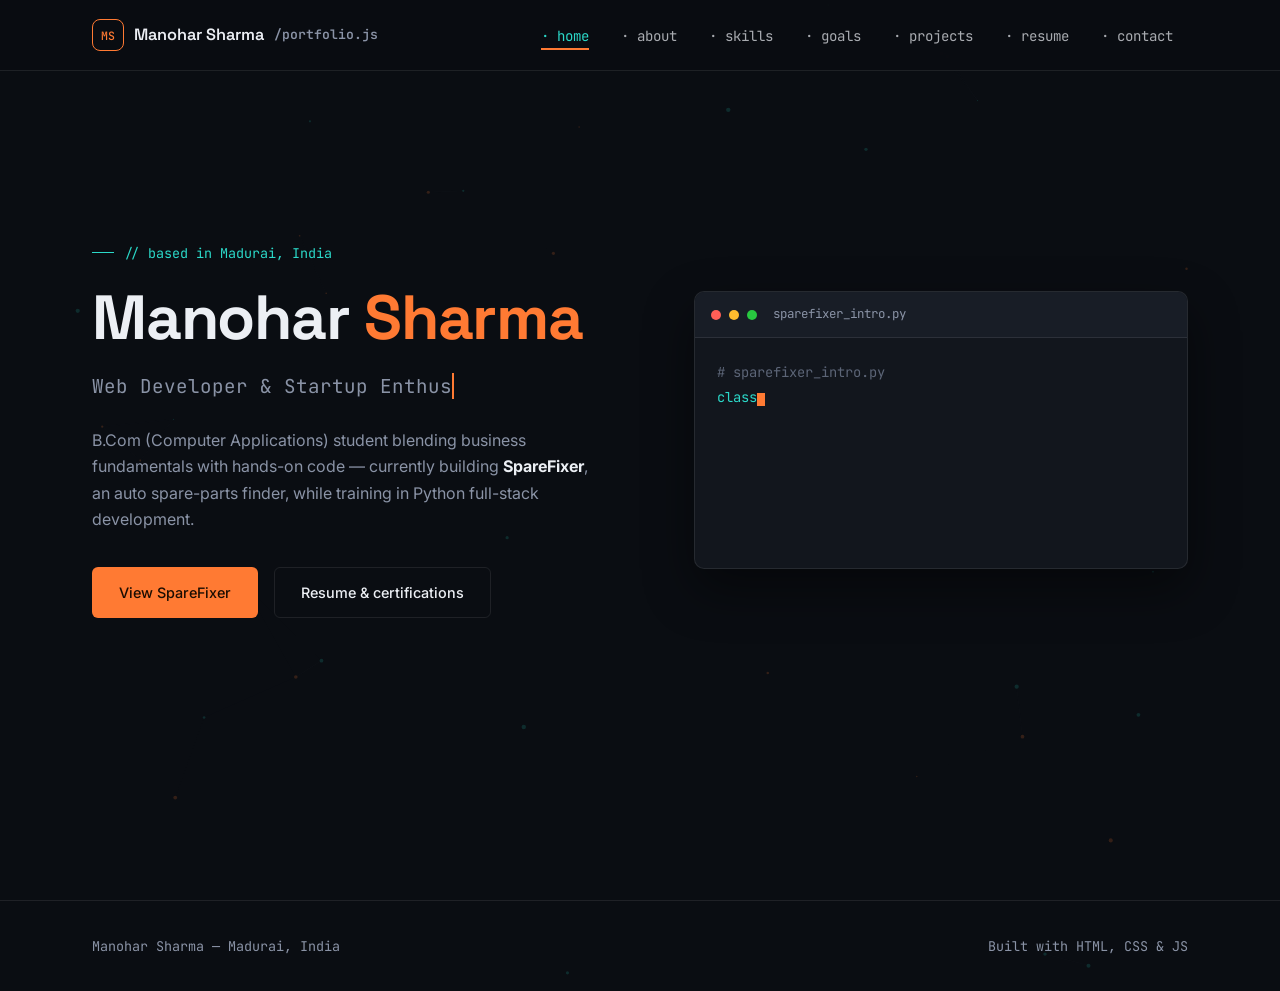
<file: index.html>
<!DOCTYPE html>
<html lang="en">
<head>
<meta charset="UTF-8">
<meta name="viewport" content="width=device-width, initial-scale=1.0">
<title>Manohar Sharma — Web Developer &amp; Startup Enthusiast</title>
<link rel="preconnect" href="https://fonts.googleapis.com">
<link href="https://fonts.googleapis.com/css2?family=Space+Grotesk:wght@400;500;600;700&family=Inter:wght@300;400;500;600&family=JetBrains+Mono:wght@400;500&display=swap" rel="stylesheet">
<link rel="stylesheet" href="style.css">
</head>
<body data-theme="dark">

<canvas id="bg-canvas"></canvas>

<header class="nav">
  <div class="nav-inner">
    <a class="brand" href="index.html" aria-label="Manohar Sharma — home">
      <span class="brand-mark">MS</span>
      Manohar Sharma <span class="brand-file">/portfolio.js</span>
    </a>
    <ul class="nav-links" id="navLinks">
      <li><a href="index.html" class="nav-link active" aria-current="page">home</a></li>
      <li><a href="about.html" class="nav-link">about</a></li>
      <li><a href="skills.html" class="nav-link">skills</a></li>
      <li><a href="goals.html" class="nav-link">goals</a></li>
      <li><a href="projects.html" class="nav-link">projects</a></li>
      <li><a href="resume.html" class="nav-link">resume</a></li>
      <li><a href="contact.html" class="nav-link">contact</a></li>
    </ul>
    <button class="nav-toggle" id="navToggle" aria-label="Toggle navigation">
      <span></span><span></span><span></span>
    </button>
  </div>
</header>

<main class="page home-page">
<section class="hero" id="home">
  <div class="wrap hero-grid">
    <div>
      <div class="hero-eyebrow">// based in Madurai, India</div>
      <h1>Manohar <span class="accent">Sharma</span></h1>
      <div class="hero-role"><span id="typedText"></span><span id="typed-cursor"></span></div>
      <p class="hero-bio">
        B.Com (Computer Applications) student blending business fundamentals with hands-on code —
        currently building <strong style="color:var(--ink)">SpareFixer</strong>, an auto spare-parts
        finder, while training in Python full-stack development.
      </p>
      <div class="hero-cta">
        <a href="projects.html" class="btn btn-primary">View SpareFixer</a>
        <a href="resume.html" class="btn btn-ghost">Resume &amp; certifications</a>
      </div>
    </div>
    <div class="terminal">
      <div class="term-bar">
        <span class="term-dot r"></span><span class="term-dot y"></span><span class="term-dot g"></span>
        <span class="term-title">sparefixer_intro.py</span>
      </div>
      <div class="term-body"><span id="term-typed"></span><span id="term-cursor"></span></div>
    </div>
  </div>
</section>
</main>

<footer>
  <div class="wrap footer-inner">
    <p>Manohar Sharma — Madurai, India</p>
    <p>Built with HTML, CSS &amp; JS</p>
  </div>
</footer>

<div id="toTop" title="Back to top">↑</div>

<script src="script.js"></script>
</body>
</html>
</file>
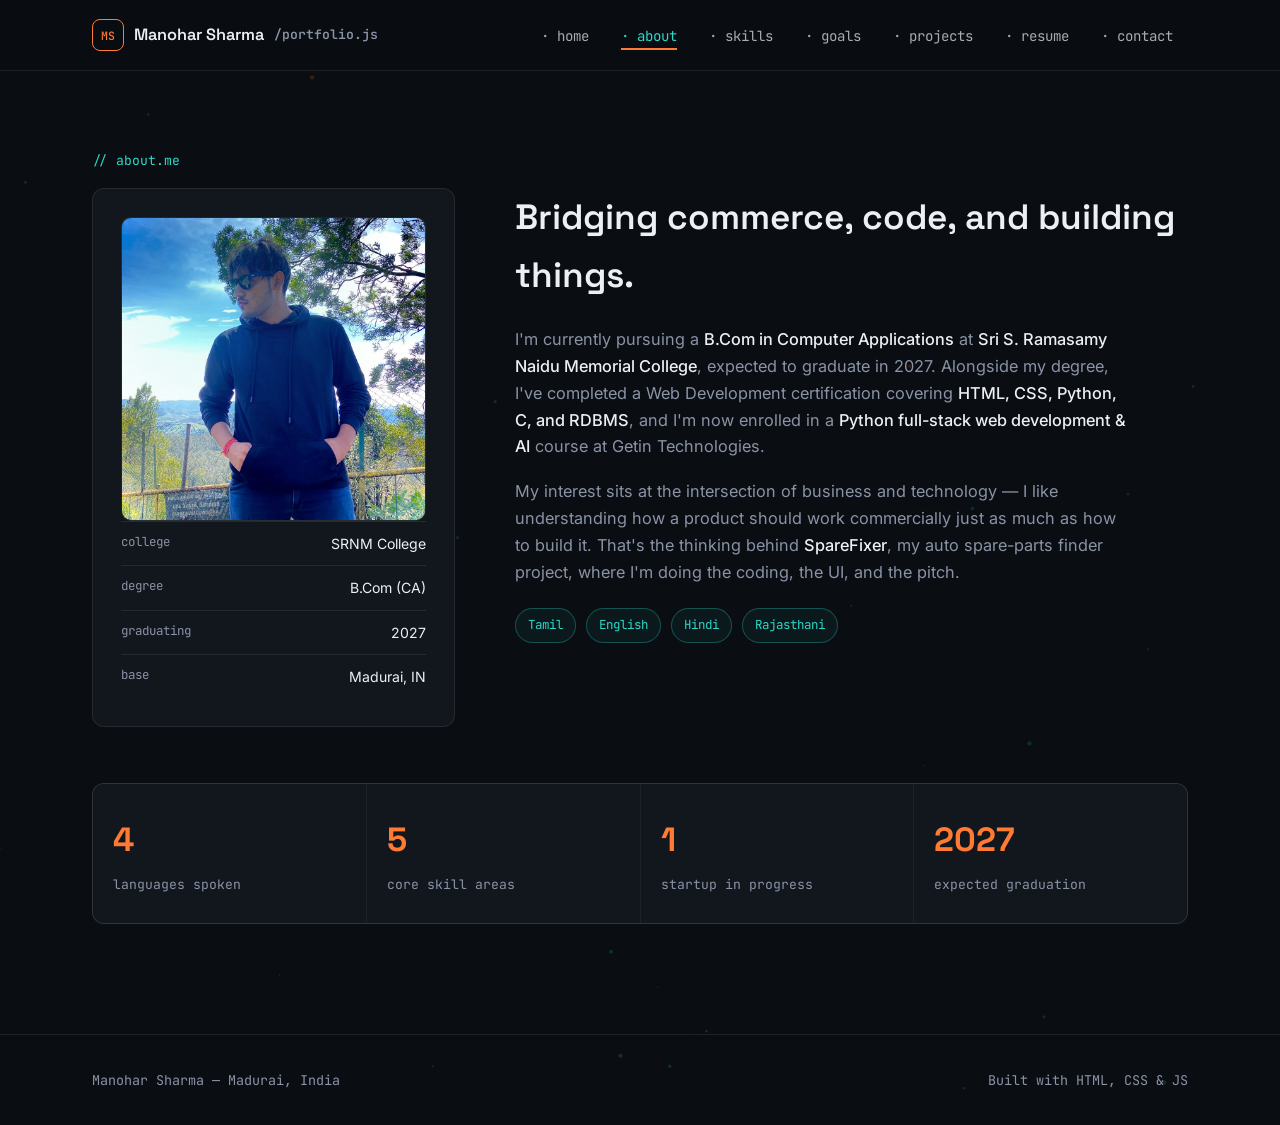
<file: about.html>
<!DOCTYPE html>
<html lang="en">
<head>
<meta charset="UTF-8">
<meta name="viewport" content="width=device-width, initial-scale=1.0">
<title>About — Manohar Sharma</title>
<link rel="preconnect" href="https://fonts.googleapis.com">
<link href="https://fonts.googleapis.com/css2?family=Space+Grotesk:wght@400;500;600;700&family=Inter:wght@300;400;500;600&family=JetBrains+Mono:wght@400;500&display=swap" rel="stylesheet">
<link rel="stylesheet" href="style.css">
</head>
<body data-theme="dark">

<canvas id="bg-canvas"></canvas>

<header class="nav">
  <div class="nav-inner">
    <a class="brand" href="index.html" aria-label="Manohar Sharma — home">
      <span class="brand-mark">MS</span>
      Manohar Sharma <span class="brand-file">/portfolio.js</span>
    </a>
    <ul class="nav-links" id="navLinks">
      <li><a href="index.html" class="nav-link">home</a></li>
      <li><a href="about.html" class="nav-link active" aria-current="page">about</a></li>
      <li><a href="skills.html" class="nav-link">skills</a></li>
      <li><a href="goals.html" class="nav-link">goals</a></li>
      <li><a href="projects.html" class="nav-link">projects</a></li>
      <li><a href="resume.html" class="nav-link">resume</a></li>
      <li><a href="contact.html" class="nav-link">contact</a></li>
    </ul>
    <button class="nav-toggle" id="navToggle" aria-label="Toggle navigation">
      <span></span><span></span><span></span>
    </button>
  </div>
</header>

<main class="page">
<section id="about">
  <div class="wrap">
    <div class="kicker">// about.me</div>
    <div class="about-grid">
      <div class="reveal">
        <div class="id-card">
          <div class="id-avatar"><img src="WhatsApp Image 2026-10-15 at 10.19.13 PM.jpeg" alt="Manohar Sharma"></div>
          <div class="id-row"><span>college</span><span>SRNM College</span></div>
          <div class="id-row"><span>degree</span><span>B.Com (CA)</span></div>
          <div class="id-row"><span>graduating</span><span>2027</span></div>
          <div class="id-row"><span>base</span><span>Madurai, IN</span></div>
        </div>
      </div>
      <div class="about-text reveal">
        <h2 style="font-size:clamp(1.6rem,2.8vw,2.2rem); margin-bottom:22px;">Bridging commerce, code, and building things.</h2>
        <p>
          I'm currently pursuing a <strong>B.Com in Computer Applications</strong> at
          <strong>Sri S. Ramasamy Naidu Memorial College</strong>, expected to graduate in 2027.
          Alongside my degree, I've completed a Web Development certification covering
          <strong>HTML, CSS, Python, C, and RDBMS</strong>, and I'm now enrolled in a
          <strong>Python full-stack web development &amp; AI</strong> course at Getin Technologies.
        </p>
        <p>
          My interest sits at the intersection of business and technology — I like understanding how
          a product should work commercially just as much as how to build it. That's the thinking behind
          <strong>SpareFixer</strong>, my auto spare-parts finder project, where I'm doing the coding,
          the UI, and the pitch.
        </p>
        <div class="chip-row">
          <span class="chip">Tamil</span>
          <span class="chip">English</span>
          <span class="chip">Hindi</span>
          <span class="chip">Rajasthani</span>
        </div>
      </div>
    </div>

    <div class="stats reveal">
      <div class="stat"><div class="num" data-target="4">0</div><div class="label">languages spoken</div></div>
      <div class="stat"><div class="num" data-target="5">0</div><div class="label">core skill areas</div></div>
      <div class="stat"><div class="num" data-target="1">0</div><div class="label">startup in progress</div></div>
      <div class="stat"><div class="num" data-target="2027">0</div><div class="label">expected graduation</div></div>
    </div>
  </div>
</section>
</main>

<footer>
  <div class="wrap footer-inner">
    <p>Manohar Sharma — Madurai, India</p>
    <p>Built with HTML, CSS &amp; JS</p>
  </div>
</footer>

<div id="toTop" title="Back to top">↑</div>

<script src="script.js"></script>
</body>
</html>
</file>
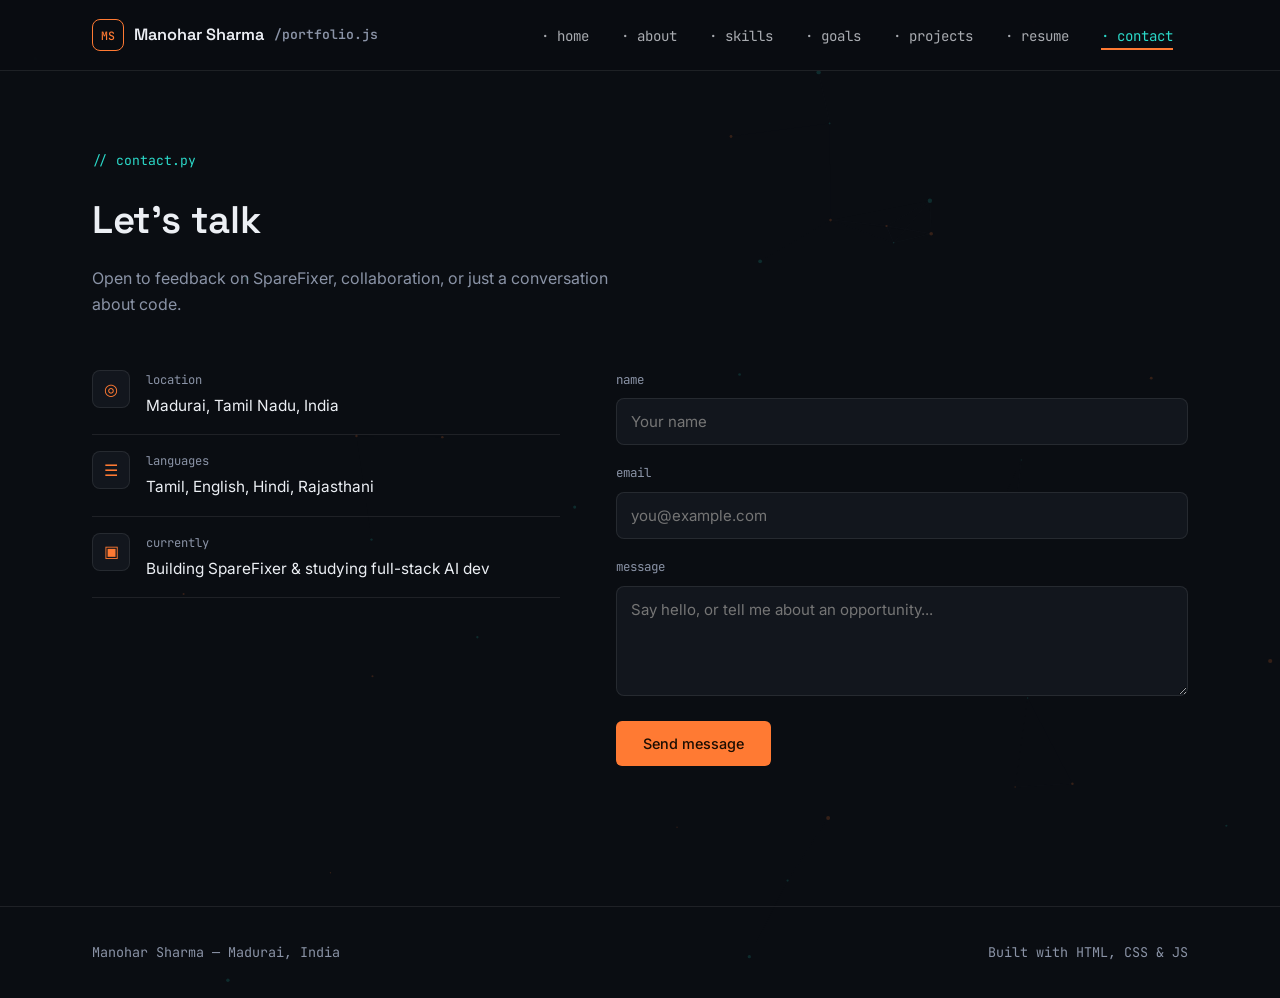
<file: contact.html>
<!DOCTYPE html>
<html lang="en">
<head>
<meta charset="UTF-8">
<meta name="viewport" content="width=device-width, initial-scale=1.0">
<title>Contact — Manohar Sharma</title>
<link rel="preconnect" href="https://fonts.googleapis.com">
<link href="https://fonts.googleapis.com/css2?family=Space+Grotesk:wght@400;500;600;700&family=Inter:wght@300;400;500;600&family=JetBrains+Mono:wght@400;500&display=swap" rel="stylesheet">
<link rel="stylesheet" href="style.css">
</head>
<body data-theme="dark">

<canvas id="bg-canvas"></canvas>

<header class="nav">
  <div class="nav-inner">
    <a class="brand" href="index.html" aria-label="Manohar Sharma — home">
      <span class="brand-mark">MS</span>
      Manohar Sharma <span class="brand-file">/portfolio.js</span>
    </a>
    <ul class="nav-links" id="navLinks">
      <li><a href="index.html" class="nav-link">home</a></li>
      <li><a href="about.html" class="nav-link">about</a></li>
      <li><a href="skills.html" class="nav-link">skills</a></li>
      <li><a href="goals.html" class="nav-link">goals</a></li>
      <li><a href="projects.html" class="nav-link">projects</a></li>
      <li><a href="resume.html" class="nav-link">resume</a></li>
      <li><a href="contact.html" class="nav-link active" aria-current="page">contact</a></li>
    </ul>
    <button class="nav-toggle" id="navToggle" aria-label="Toggle navigation">
      <span></span><span></span><span></span>
    </button>
  </div>
</header>

<main class="page">
<section id="contact">
  <div class="wrap">
    <div class="kicker">// contact.py</div>
    <div class="section-head">
      <h2>Let's talk</h2>
      <p class="lede">Open to feedback on SpareFixer, collaboration, or just a conversation about code.</p>
    </div>
    <div class="contact-grid">
      <div class="contact-info reveal">
        <div class="info-row">
          <div class="info-icon">◎</div>
          <div><div class="lbl">location</div><div class="val">Madurai, Tamil Nadu, India</div></div>
        </div>
        <div class="info-row">
          <div class="info-icon">☰</div>
          <div><div class="lbl">languages</div><div class="val">Tamil, English, Hindi, Rajasthani</div></div>
        </div>
        <div class="info-row">
          <div class="info-icon">▣</div>
          <div><div class="lbl">currently</div><div class="val">Building SpareFixer &amp; studying full-stack AI dev</div></div>
        </div>
      </div>
      <form class="reveal" id="contactForm">
        <div class="field"><label for="cname">name</label><input id="cname" type="text" required placeholder="Your name"></div>
        <div class="field"><label for="cemail">email</label><input id="cemail" type="email" required placeholder="you@example.com"></div>
        <div class="field"><label for="cmsg">message</label><textarea id="cmsg" required placeholder="Say hello, or tell me about an opportunity..."></textarea></div>
        <button type="submit" class="btn btn-primary">Send message</button>
        <div id="formMsg"></div>
      </form>
    </div>
  </div>
</section>
</main>

<footer>
  <div class="wrap footer-inner">
    <p>Manohar Sharma — Madurai, India</p>
    <p>Built with HTML, CSS &amp; JS</p>
  </div>
</footer>

<div id="toTop" title="Back to top">↑</div>

<script src="script.js"></script>
</body>
</html>
</file>
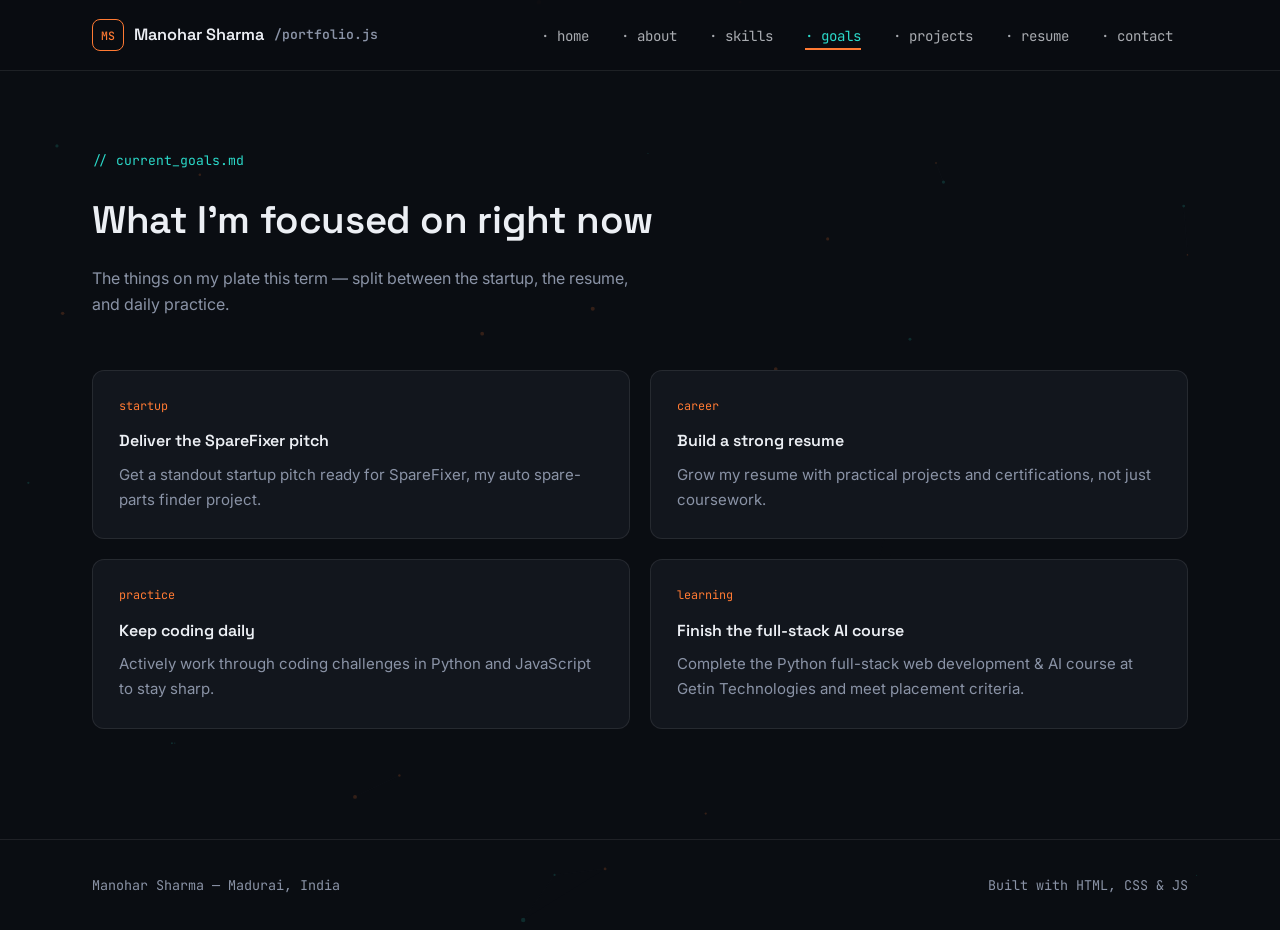
<file: goals.html>
<!DOCTYPE html>
<html lang="en">
<head>
<meta charset="UTF-8">
<meta name="viewport" content="width=device-width, initial-scale=1.0">
<title>Goals — Manohar Sharma</title>
<link rel="preconnect" href="https://fonts.googleapis.com">
<link href="https://fonts.googleapis.com/css2?family=Space+Grotesk:wght@400;500;600;700&family=Inter:wght@300;400;500;600&family=JetBrains+Mono:wght@400;500&display=swap" rel="stylesheet">
<link rel="stylesheet" href="style.css">
</head>
<body data-theme="dark">

<canvas id="bg-canvas"></canvas>

<header class="nav">
  <div class="nav-inner">
    <a class="brand" href="index.html" aria-label="Manohar Sharma — home">
      <span class="brand-mark">MS</span>
      Manohar Sharma <span class="brand-file">/portfolio.js</span>
    </a>
    <ul class="nav-links" id="navLinks">
      <li><a href="index.html" class="nav-link">home</a></li>
      <li><a href="about.html" class="nav-link">about</a></li>
      <li><a href="skills.html" class="nav-link">skills</a></li>
      <li><a href="goals.html" class="nav-link active" aria-current="page">goals</a></li>
      <li><a href="projects.html" class="nav-link">projects</a></li>
      <li><a href="resume.html" class="nav-link">resume</a></li>
      <li><a href="contact.html" class="nav-link">contact</a></li>
    </ul>
    <button class="nav-toggle" id="navToggle" aria-label="Toggle navigation">
      <span></span><span></span><span></span>
    </button>
  </div>
</header>

<main class="page">
<section id="goals">
  <div class="wrap">
    <div class="kicker">// current_goals.md</div>
    <div class="section-head">
      <h2>What I'm focused on right now</h2>
      <p class="lede">The things on my plate this term — split between the startup, the resume, and daily practice.</p>
    </div>
    <div class="goal-grid">
      <div class="goal-card reveal">
        <span class="goal-tag">startup</span>
        <h4>Deliver the SpareFixer pitch</h4>
        <p>Get a standout startup pitch ready for SpareFixer, my auto spare-parts finder project.</p>
      </div>
      <div class="goal-card reveal">
        <span class="goal-tag">career</span>
        <h4>Build a strong resume</h4>
        <p>Grow my resume with practical projects and certifications, not just coursework.</p>
      </div>
      <div class="goal-card reveal">
        <span class="goal-tag">practice</span>
        <h4>Keep coding daily</h4>
        <p>Actively work through coding challenges in Python and JavaScript to stay sharp.</p>
      </div>
      <div class="goal-card reveal">
        <span class="goal-tag">learning</span>
        <h4>Finish the full-stack AI course</h4>
        <p>Complete the Python full-stack web development &amp; AI course at Getin Technologies and meet placement criteria.</p>
      </div>
    </div>
  </div>
</section>
</main>

<footer>
  <div class="wrap footer-inner">
    <p>Manohar Sharma — Madurai, India</p>
    <p>Built with HTML, CSS &amp; JS</p>
  </div>
</footer>

<div id="toTop" title="Back to top">↑</div>

<script src="script.js"></script>
</body>
</html>
</file>
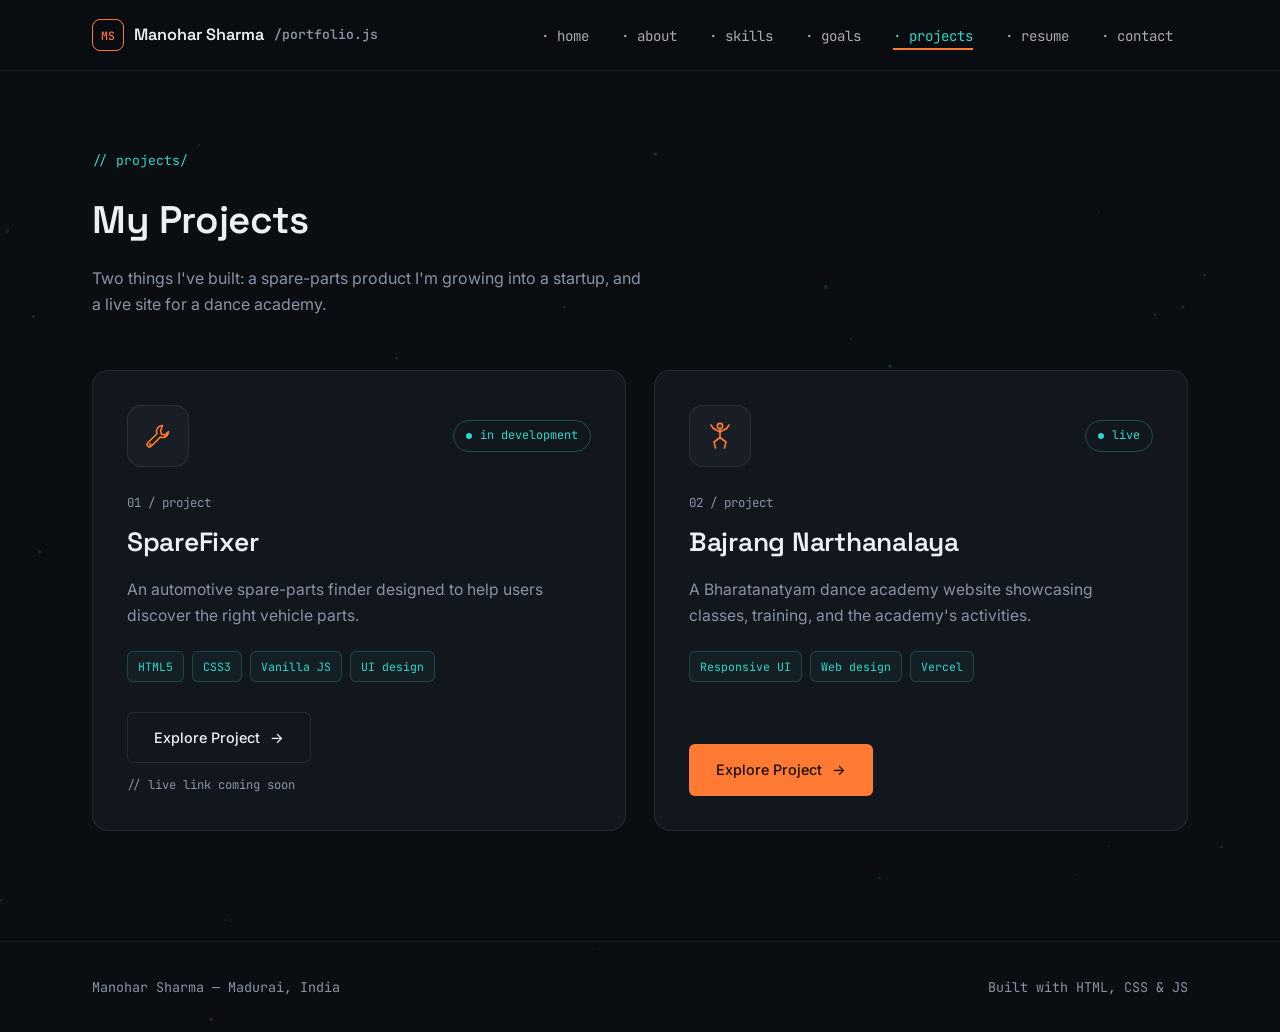
<file: projects.html>
<!DOCTYPE html>
<html lang="en">
<head>
<meta charset="UTF-8">
<meta name="viewport" content="width=device-width, initial-scale=1.0">
<title>Projects — Manohar Sharma</title>
<link rel="preconnect" href="https://fonts.googleapis.com">
<link href="https://fonts.googleapis.com/css2?family=Space+Grotesk:wght@400;500;600;700&family=Inter:wght@300;400;500;600&family=JetBrains+Mono:wght@400;500&display=swap" rel="stylesheet">
<link rel="stylesheet" href="style.css">
</head>
<body data-theme="dark">

<canvas id="bg-canvas"></canvas>

<header class="nav">
  <div class="nav-inner">
    <a class="brand" href="index.html" aria-label="Manohar Sharma — home">
      <span class="brand-mark">MS</span>
      Manohar Sharma <span class="brand-file">/portfolio.js</span>
    </a>
    <ul class="nav-links" id="navLinks">
      <li><a href="index.html" class="nav-link">home</a></li>
      <li><a href="about.html" class="nav-link">about</a></li>
      <li><a href="skills.html" class="nav-link">skills</a></li>
      <li><a href="goals.html" class="nav-link">goals</a></li>
      <li><a href="projects.html" class="nav-link active" aria-current="page">projects</a></li>
      <li><a href="resume.html" class="nav-link">resume</a></li>
      <li><a href="contact.html" class="nav-link">contact</a></li>
    </ul>
    <button class="nav-toggle" id="navToggle" aria-label="Toggle navigation">
      <span></span><span></span><span></span>
    </button>
  </div>
</header>

<main class="page">
<section id="projects" aria-labelledby="projects-title">
  <div class="wrap">
    <div class="kicker">// projects/</div>
    <div class="section-head">
      <h2 id="projects-title">My Projects</h2>
      <p class="lede">Two things I've built: a spare-parts product I'm growing into a startup, and a live site for a dance academy.</p>
    </div>

    <div class="project-grid">

      <!-- Project 1: SpareFixer
           To publish the link, set PROJECT_LINKS.sparefixer in the script at the bottom of the page. -->
      <article class="project-card reveal" style="--d:0s">
        <div class="project-top">
          <span class="project-icon" aria-hidden="true">
            <svg viewBox="0 0 32 32"><path d="M20.5 5.5a6 6 0 0 0-5.6 8.2L5.8 22.8a2.4 2.4 0 0 0 3.4 3.4l9.1-9.1a6 6 0 0 0 8.2-5.6l-3.6 3.6-3.4-.9-.9-3.4z"/><circle cx="8.2" cy="24.6" r="0.6"/></svg>
          </span>
          <span class="project-status">in development</span>
        </div>
        <span class="project-index">01 / project</span>
        <h3>SpareFixer</h3>
        <p class="project-desc">An automotive spare-parts finder designed to help users discover the right vehicle parts.</p>
        <div class="tag-row">
          <span class="tag">HTML5</span>
          <span class="tag">CSS3</span>
          <span class="tag">Vanilla JS</span>
          <span class="tag">UI design</span>
        </div>
        <div class="project-footer">
          <a class="btn btn-primary project-btn" id="sparefixerLink" href="projects.html" data-project="sparefixer" aria-label="Explore SpareFixer project">
            Explore Project <span class="arrow" aria-hidden="true">→</span>
          </a>
          <span class="project-note" id="sparefixerNote">// live link coming soon</span>
        </div>
      </article>

      <!-- Project 2: Bajrang Narthanalaya -->
      <article class="project-card reveal" style="--d:0.12s">
        <div class="project-top">
          <span class="project-icon" aria-hidden="true">
            <svg viewBox="0 0 32 32"><circle cx="16" cy="6" r="2.6"/><path d="M16 9.5v8"/><path d="M16 12l-6.5-3.5M16 12l6.5-3.5"/><path d="M9.5 8.5L7 5M22.5 8.5L25 5"/><path d="M16 17.5l-6 4.5 1.5 6M16 17.5l6 4.5-1.5 6"/></svg>
          </span>
          <span class="project-status">live</span>
        </div>
        <span class="project-index">02 / project</span>
        <h3>Bajrang Narthanalaya</h3>
        <p class="project-desc">A Bharatanatyam dance academy website showcasing classes, training, and the academy's activities.</p>
        <div class="tag-row">
          <span class="tag">Responsive UI</span>
          <span class="tag">Web design</span>
          <span class="tag">Vercel</span>
        </div>
        <div class="project-footer">
          <a class="btn btn-primary project-btn" href="https://bajarang-barathanatiyam.vercel.app/" target="_blank" rel="noopener noreferrer" aria-label="Explore Bajrang Narthanalaya project (opens in a new tab)">
            Explore Project <span class="arrow" aria-hidden="true">→</span>
          </a>
        </div>
      </article>

    </div>
  </div>
</section>
</main>

<footer>
  <div class="wrap footer-inner">
    <p>Manohar Sharma — Madurai, India</p>
    <p>Built with HTML, CSS &amp; JS</p>
  </div>
</footer>

<div id="toTop" title="Back to top">↑</div>

<script src="script.js"></script>
</body>
</html>
</file>
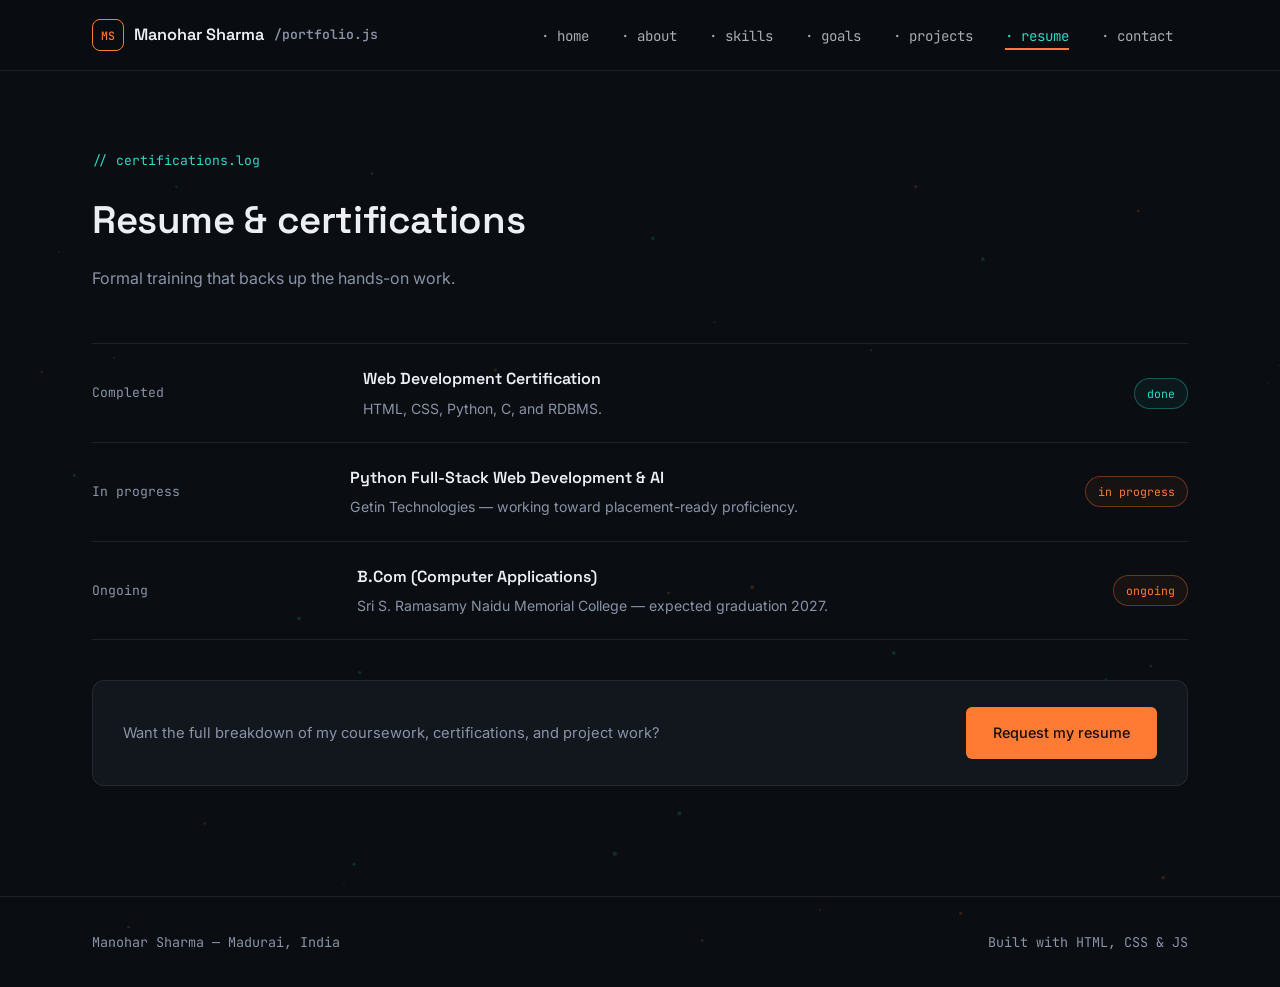
<file: resume.html>
<!DOCTYPE html>
<html lang="en">
<head>
<meta charset="UTF-8">
<meta name="viewport" content="width=device-width, initial-scale=1.0">
<title>Resume &amp; Certifications — Manohar Sharma</title>
<link rel="preconnect" href="https://fonts.googleapis.com">
<link href="https://fonts.googleapis.com/css2?family=Space+Grotesk:wght@400;500;600;700&family=Inter:wght@300;400;500;600&family=JetBrains+Mono:wght@400;500&display=swap" rel="stylesheet">
<link rel="stylesheet" href="style.css">
</head>
<body data-theme="dark">

<canvas id="bg-canvas"></canvas>

<header class="nav">
  <div class="nav-inner">
    <a class="brand" href="index.html" aria-label="Manohar Sharma — home">
      <span class="brand-mark">MS</span>
      Manohar Sharma <span class="brand-file">/portfolio.js</span>
    </a>
    <ul class="nav-links" id="navLinks">
      <li><a href="index.html" class="nav-link">home</a></li>
      <li><a href="about.html" class="nav-link">about</a></li>
      <li><a href="skills.html" class="nav-link">skills</a></li>
      <li><a href="goals.html" class="nav-link">goals</a></li>
      <li><a href="projects.html" class="nav-link">projects</a></li>
      <li><a href="resume.html" class="nav-link active" aria-current="page">resume</a></li>
      <li><a href="contact.html" class="nav-link">contact</a></li>
    </ul>
    <button class="nav-toggle" id="navToggle" aria-label="Toggle navigation">
      <span></span><span></span><span></span>
    </button>
  </div>
</header>

<main class="page">
<section id="resume">
  <div class="wrap">
    <div class="kicker">// certifications.log</div>
    <div class="section-head">
      <h2>Resume &amp; certifications</h2>
      <p class="lede">Formal training that backs up the hands-on work.</p>
    </div>

    <div class="cert-list reveal">
      <div class="cert-row">
        <span class="cert-date">Completed</span>
        <div>
          <h4>Web Development Certification</h4>
          <p>HTML, CSS, Python, C, and RDBMS.</p>
        </div>
        <span class="cert-badge done">done</span>
      </div>
      <div class="cert-row">
        <span class="cert-date">In progress</span>
        <div>
          <h4>Python Full-Stack Web Development &amp; AI</h4>
          <p>Getin Technologies — working toward placement-ready proficiency.</p>
        </div>
        <span class="cert-badge progress">in progress</span>
      </div>
      <div class="cert-row">
        <span class="cert-date">Ongoing</span>
        <div>
          <h4>B.Com (Computer Applications)</h4>
          <p>Sri S. Ramasamy Naidu Memorial College — expected graduation 2027.</p>
        </div>
        <span class="cert-badge progress">ongoing</span>
      </div>
    </div>

    <div class="resume-cta reveal">
      <p>Want the full breakdown of my coursework, certifications, and project work?</p>
      <a href="Manohar_B_Resume.pdf" class="btn btn-primary">Request my resume</a>
    </div>
  </div>
</section>
</main>

<footer>
  <div class="wrap footer-inner">
    <p>Manohar Sharma — Madurai, India</p>
    <p>Built with HTML, CSS &amp; JS</p>
  </div>
</footer>

<div id="toTop" title="Back to top">↑</div>

<script src="script.js"></script>
</body>
</html>
</file>
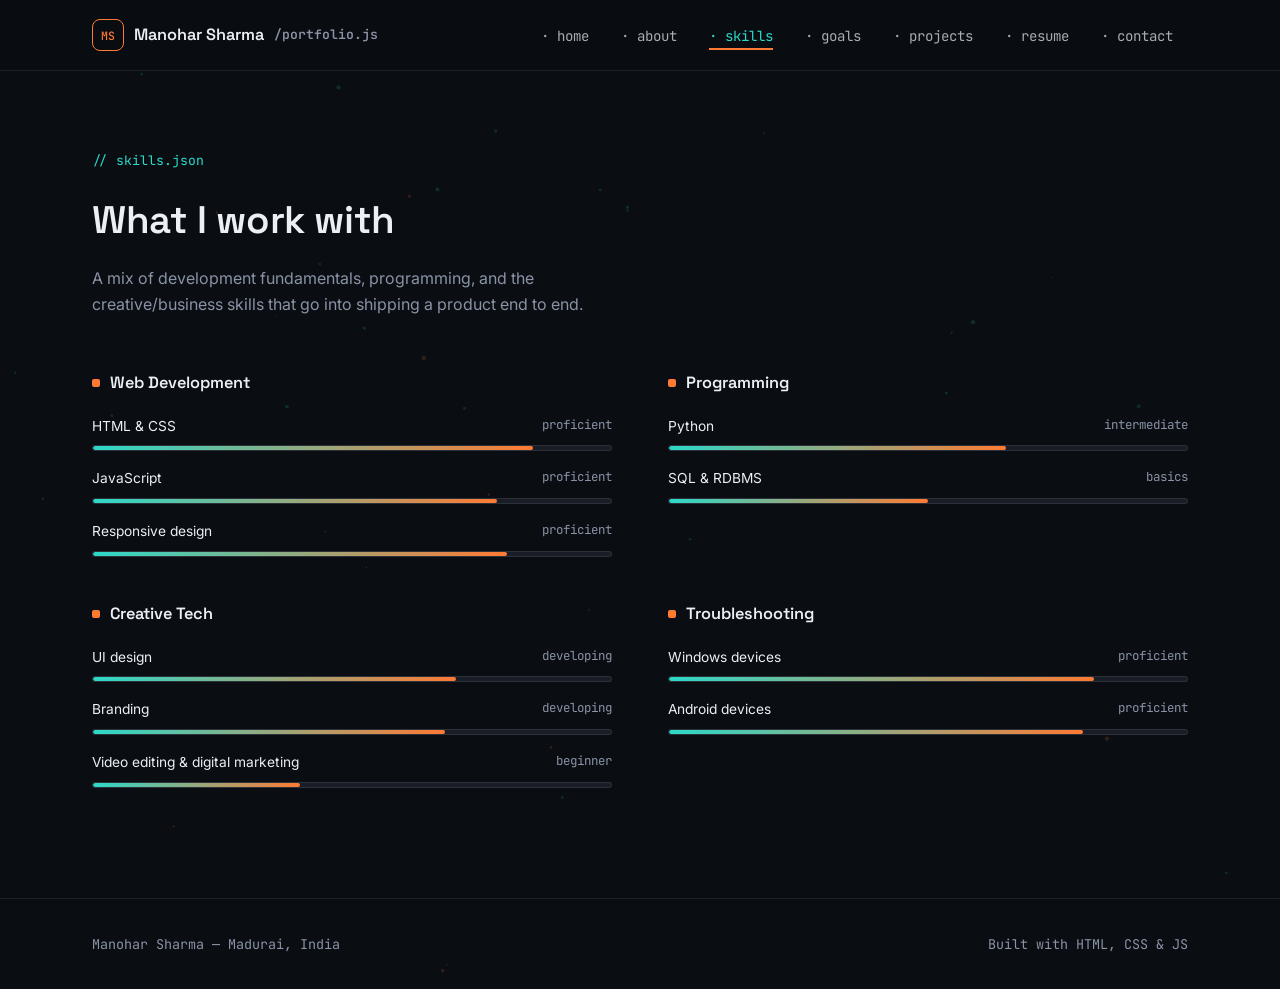
<file: skills.html>
<!DOCTYPE html>
<html lang="en">
<head>
<meta charset="UTF-8">
<meta name="viewport" content="width=device-width, initial-scale=1.0">
<title>Skills — Manohar Sharma</title>
<link rel="preconnect" href="https://fonts.googleapis.com">
<link href="https://fonts.googleapis.com/css2?family=Space+Grotesk:wght@400;500;600;700&family=Inter:wght@300;400;500;600&family=JetBrains+Mono:wght@400;500&display=swap" rel="stylesheet">
<link rel="stylesheet" href="style.css">
</head>
<body data-theme="dark">

<canvas id="bg-canvas"></canvas>

<header class="nav">
  <div class="nav-inner">
    <a class="brand" href="index.html" aria-label="Manohar Sharma — home">
      <span class="brand-mark">MS</span>
      Manohar Sharma <span class="brand-file">/portfolio.js</span>
    </a>
    <ul class="nav-links" id="navLinks">
      <li><a href="index.html" class="nav-link">home</a></li>
      <li><a href="about.html" class="nav-link">about</a></li>
      <li><a href="skills.html" class="nav-link active" aria-current="page">skills</a></li>
      <li><a href="goals.html" class="nav-link">goals</a></li>
      <li><a href="projects.html" class="nav-link">projects</a></li>
      <li><a href="resume.html" class="nav-link">resume</a></li>
      <li><a href="contact.html" class="nav-link">contact</a></li>
    </ul>
    <button class="nav-toggle" id="navToggle" aria-label="Toggle navigation">
      <span></span><span></span><span></span>
    </button>
  </div>
</header>

<main class="page">
<section id="skills">
  <div class="wrap">
    <div class="kicker">// skills.json</div>
    <div class="section-head">
      <h2>What I work with</h2>
      <p class="lede">A mix of development fundamentals, programming, and the creative/business skills that go into shipping a product end to end.</p>
    </div>

    <div class="skill-grid">
      <div class="skill-cat reveal">
        <h4>Web Development</h4>
        <div class="skill-item">
          <div class="skill-top"><span>HTML &amp; CSS</span><span>proficient</span></div>
          <div class="bar"><div class="bar-fill" data-value="85"></div></div>
        </div>
        <div class="skill-item">
          <div class="skill-top"><span>JavaScript</span><span>proficient</span></div>
          <div class="bar"><div class="bar-fill" data-value="78"></div></div>
        </div>
        <div class="skill-item">
          <div class="skill-top"><span>Responsive design</span><span>proficient</span></div>
          <div class="bar"><div class="bar-fill" data-value="80"></div></div>
        </div>
      </div>

      <div class="skill-cat reveal">
        <h4>Programming</h4>
        <div class="skill-item">
          <div class="skill-top"><span>Python</span><span>intermediate</span></div>
          <div class="bar"><div class="bar-fill" data-value="65"></div></div>
        </div>
        <div class="skill-item">
          <div class="skill-top"><span>SQL &amp; RDBMS</span><span>basics</span></div>
          <div class="bar"><div class="bar-fill" data-value="50"></div></div>
        </div>
      </div>

      <div class="skill-cat reveal">
        <h4>Creative Tech</h4>
        <div class="skill-item">
          <div class="skill-top"><span>UI design</span><span>developing</span></div>
          <div class="bar"><div class="bar-fill" data-value="70"></div></div>
        </div>
        <div class="skill-item">
          <div class="skill-top"><span>Branding</span><span>developing</span></div>
          <div class="bar"><div class="bar-fill" data-value="68"></div></div>
        </div>
        <div class="skill-item">
          <div class="skill-top"><span>Video editing &amp; digital marketing</span><span>beginner</span></div>
          <div class="bar"><div class="bar-fill" data-value="40"></div></div>
        </div>
      </div>

      <div class="skill-cat reveal">
        <h4>Troubleshooting</h4>
        <div class="skill-item">
          <div class="skill-top"><span>Windows devices</span><span>proficient</span></div>
          <div class="bar"><div class="bar-fill" data-value="82"></div></div>
        </div>
        <div class="skill-item">
          <div class="skill-top"><span>Android devices</span><span>proficient</span></div>
          <div class="bar"><div class="bar-fill" data-value="80"></div></div>
        </div>
      </div>
    </div>
  </div>
</section>
</main>

<footer>
  <div class="wrap footer-inner">
    <p>Manohar Sharma — Madurai, India</p>
    <p>Built with HTML, CSS &amp; JS</p>
  </div>
</footer>

<div id="toTop" title="Back to top">↑</div>

<script src="script.js"></script>
</body>
</html>
</file>
<file: style.css>
/* ============================================================
   TOKENS
============================================================ */
:root{
  --void:#0A0D12;
  --panel:#12161D;
  --panel-2:#181D26;
  --amber:#FF7A33;
  --amber-soft:#FFB088;
  --cyan:#2BD9C9;
  --ink:#ECEFF4;
  --mute:#8A93A6;
  --line: rgba(236,239,244,0.09);
  --shadow: 0 20px 50px rgba(0,0,0,0.45);
  --font-display:'Space Grotesk', sans-serif;
  --font-body:'Inter', sans-serif;
  --font-mono:'JetBrains Mono', monospace;
  --transition: 0.4s cubic-bezier(.4,0,.2,1);
}
*{box-sizing:border-box;}
html{scroll-behavior:smooth;}
body{
  margin:0;
  background:var(--void);
  color:var(--ink);
  font-family:var(--font-body);
  font-weight:400;
  line-height:1.65;
  overflow-x:hidden;
}
h1,h2,h3,h4{font-family:var(--font-display); margin:0; color:var(--ink); font-weight:600;}
p{margin:0;}
a{color:inherit; text-decoration:none;}
img{max-width:100%; display:block;}
.wrap{max-width:1160px; margin:0 auto; padding:0 32px;}
@media(max-width:640px){.wrap{padding:0 20px;}}
::selection{background:var(--amber); color:var(--void);}

@media (prefers-reduced-motion: reduce){
  *{animation-duration:0.001ms !important; animation-iteration-count:1 !important; transition-duration:0.001ms !important; scroll-behavior:auto !important;}
}

a:focus-visible, button:focus-visible, input:focus-visible, textarea:focus-visible{
  outline:2px solid var(--cyan); outline-offset:3px;
}

/* ============================================================
   CODE-COMMENT KICKER (grounded in the subject: a real code comment)
============================================================ */
.kicker{
  font-family:var(--font-mono);
  font-size:0.82rem;
  color:var(--cyan);
  display:flex; align-items:center; gap:8px;
  margin-bottom:16px;
}
.section-head{max-width:620px; margin-bottom:52px;}
.section-head h2{font-size:clamp(1.7rem,3vw,2.4rem); letter-spacing:-0.01em;}
.section-head .lede{margin-top:14px; color:var(--mute); font-size:1rem; max-width:56ch;}

section{position:relative; padding:110px 0;}
@media(max-width:768px){section{padding:74px 0;}}

/* ============================================================
   CIRCUIT BACKDROP CANVAS
============================================================ */
#bg-canvas{position:fixed; inset:0; z-index:0; pointer-events:none; opacity:0.5;}

/* ============================================================
   NAV — styled like editor tabs
============================================================ */
header.nav{
  position:fixed; top:0; left:0; right:0; z-index:100;
  background:rgba(10,13,18,0.82);
  backdrop-filter:blur(14px);
  border-bottom:1px solid var(--line);
}
.nav-inner{
  max-width:1160px; margin:0 auto; padding:0 32px;
  height:70px; display:flex; align-items:center; justify-content:space-between;
}
.brand{font-family:var(--font-display); font-weight:600; font-size:1.02rem; display:flex; align-items:center; gap:10px;}
.brand-mark{
  width:32px; height:32px; border-radius:8px;
  border:1.5px solid var(--amber);
  display:flex; align-items:center; justify-content:center;
  font-family:var(--font-mono); font-size:0.72rem; font-weight:500; color:var(--amber);
}
.brand-file{color:var(--mute); font-family:var(--font-mono); font-size:0.82rem;}
.nav-links{display:flex; gap:2px; list-style:none; margin:0; padding:0;}
.nav-links a{
  position:relative; padding:9px 15px; font-size:0.88rem; color:var(--ink);
  opacity:0.7; font-family:var(--font-mono);
  transition:opacity 0.25s ease;
}
.nav-links a::before{content:'· ';}
.nav-links a::after{
  content:''; position:absolute; left:15px; right:15px; bottom:4px; height:1.5px;
  background:var(--amber); transform:scaleX(0); transform-origin:left;
  transition:transform 0.3s cubic-bezier(.4,0,.2,1);
}
.nav-links a:hover{opacity:1;}
.nav-links a:hover::after, .nav-links a.active::after{transform:scaleX(1);}
.nav-links a.active{opacity:1; color:var(--cyan);}
.nav-toggle{display:none; flex-direction:column; gap:5px; cursor:pointer; background:none; border:none; padding:6px;}
.nav-toggle span{width:22px; height:2px; background:var(--ink);}
@media(max-width:860px){
  .nav-links{
    position:fixed; top:70px; left:0; right:0;
    flex-direction:column; background:rgba(10,13,18,0.96); backdrop-filter:blur(14px);
    border-bottom:1px solid var(--line);
    max-height:0; overflow:hidden; transition:max-height 0.35s ease;
  }
  .nav-links.open{max-height:400px;}
  .nav-links a{padding:15px 32px; width:100%;}
  .nav-toggle{display:flex;}
}

/* ============================================================
   HERO
============================================================ */
.hero{min-height:100vh; display:flex; align-items:center; padding-top:70px; position:relative;}
.hero-grid{display:grid; grid-template-columns:1.05fr 0.95fr; gap:56px; align-items:center; width:100%;}
@media(max-width:940px){.hero-grid{grid-template-columns:1fr;}}

.hero-eyebrow{
  font-family:var(--font-mono); font-size:0.84rem; color:var(--cyan);
  display:flex; align-items:center; gap:10px; margin-bottom:20px;
  opacity:0; animation:heroFade 0.7s ease forwards 0.1s;
}
.hero-eyebrow::before{content:''; width:22px; height:1px; background:var(--cyan);}

.hero h1{
  font-size:clamp(2.3rem,5vw,3.9rem); font-weight:700; line-height:1.08; letter-spacing:-0.02em;
  opacity:0; animation:heroFade 0.7s ease forwards 0.25s;
}
.hero h1 .accent{color:var(--amber);}

.hero-role{
  margin-top:20px; font-family:var(--font-mono); font-weight:400;
  font-size:clamp(1rem,1.6vw,1.2rem); color:var(--mute); min-height:1.6em;
  opacity:0; animation:heroFade 0.7s ease forwards 0.4s;
}
#typed-cursor{border-right:2px solid var(--amber); animation:blink 0.85s step-end infinite;}
@keyframes blink{50%{border-color:transparent;}}

.hero-bio{
  margin-top:24px; max-width:50ch; color:var(--mute); font-size:1rem;
  opacity:0; animation:heroFade 0.7s ease forwards 0.55s;
}

.hero-cta{margin-top:34px; display:flex; gap:16px; flex-wrap:wrap; opacity:0; animation:heroFade 0.7s ease forwards 0.7s;}
.btn{
  font-family:var(--font-body); font-size:0.9rem; font-weight:500;
  padding:13px 26px; border-radius:6px; cursor:pointer; border:1px solid transparent;
  transition:transform 0.3s cubic-bezier(.4,0,.2,1), box-shadow 0.3s ease, background 0.3s ease, border-color 0.3s ease;
  display:inline-block;
}
.btn-primary{background:var(--amber); color:#1B0D02;}
.btn-primary:hover{transform:translateY(-2px); box-shadow:0 14px 30px rgba(255,122,51,0.28);}
.btn-ghost{border-color:var(--line); color:var(--ink);}
.btn-ghost:hover{border-color:var(--cyan); color:var(--cyan); transform:translateY(-2px);}

@keyframes heroFade{from{opacity:0; transform:translateY(14px);} to{opacity:1; transform:translateY(0);}}

/* Terminal window */
.terminal{
  background:var(--panel); border:1px solid var(--line); border-radius:10px;
  box-shadow:var(--shadow); overflow:hidden;
  opacity:0; animation:heroFade 0.8s ease forwards 0.4s;
}
.term-bar{
  display:flex; align-items:center; gap:8px; padding:12px 16px;
  background:var(--panel-2); border-bottom:1px solid var(--line);
}
.term-dot{width:10px; height:10px; border-radius:50%;}
.term-dot.r{background:#FF5F57;} .term-dot.y{background:#FEBC2E;} .term-dot.g{background:#28C840;}
.term-title{margin-left:8px; font-family:var(--font-mono); font-size:0.78rem; color:var(--mute);}
.term-body{padding:22px 22px 26px; font-family:var(--font-mono); font-size:0.86rem; line-height:1.85; min-height:230px;}
.term-line{color:var(--mute);}
.term-kw{color:var(--cyan);} .term-str{color:var(--amber-soft);} .term-fn{color:#B79CFF;} .term-cm{color:#5C6577;}
#term-typed{white-space:pre-wrap; color:var(--ink);}
#term-cursor{display:inline-block; width:8px; height:1em; background:var(--amber); vertical-align:text-bottom; animation:blink 0.85s step-end infinite;}

/* ============================================================
   SCROLL REVEAL
============================================================ */
.reveal{opacity:0; transform:translateY(24px); transition:opacity 0.7s cubic-bezier(.4,0,.2,1), transform 0.7s cubic-bezier(.4,0,.2,1);}
.reveal.in{opacity:1; transform:translateY(0);}

/* ============================================================
   ABOUT
============================================================ */
.about-grid{display:grid; grid-template-columns:0.7fr 1.3fr; gap:60px; align-items:start;}
@media(max-width:860px){.about-grid{grid-template-columns:1fr; gap:36px;}}
.id-card{
  background:var(--panel); border:1px solid var(--line); border-radius:12px; padding:28px;
}
.id-avatar{
  width:100%; aspect-ratio:1; border-radius:10px;
  background:linear-gradient(155deg, var(--panel-2), var(--void));
  border:1px solid var(--line);
  display:flex; align-items:center; justify-content:center;
  font-family:var(--font-display); font-size:2.6rem; font-weight:700; color:var(--amber);
  position:relative; overflow:hidden;
}
.id-avatar::after{
  content:''; position:absolute; inset:0;
  background: radial-gradient(circle at 30% 20%, rgba(43,217,201,0.18), transparent 60%);
}
.id-row{display:flex; justify-content:space-between; padding:10px 0; border-top:1px solid var(--line); font-size:0.88rem;}
.id-row span:first-child{color:var(--mute); font-family:var(--font-mono); font-size:0.78rem;}
.about-text p{color:var(--mute); font-size:1.02rem; margin-bottom:18px; max-width:62ch;}
.about-text strong{color:var(--ink); font-weight:500;}
.chip-row{display:flex; flex-wrap:wrap; gap:10px; margin-top:22px;}
.chip{
  font-family:var(--font-mono); font-size:0.78rem; color:var(--cyan);
  border:1px solid rgba(43,217,201,0.3); padding:6px 12px; border-radius:20px;
  background:rgba(43,217,201,0.06);
}

/* ============================================================
   STATS STRIP
============================================================ */
.stats{
  display:grid; grid-template-columns:repeat(4,1fr); gap:1px;
  background:var(--line); border:1px solid var(--line); border-radius:12px; overflow:hidden;
  margin-top:56px;
}
@media(max-width:700px){.stats{grid-template-columns:repeat(2,1fr);}}
.stat{background:var(--panel); padding:28px 20px; text-align:left;}
.stat .num{font-family:var(--font-display); font-size:2.1rem; font-weight:700; color:var(--amber);}
.stat .label{margin-top:6px; font-size:0.82rem; color:var(--mute); font-family:var(--font-mono);}

/* ============================================================
   SKILLS
============================================================ */
.skill-grid{display:grid; grid-template-columns:repeat(2,1fr); gap:44px 56px;}
@media(max-width:760px){.skill-grid{grid-template-columns:1fr;}}
.skill-cat h4{font-size:1.02rem; font-weight:600; margin-bottom:18px; display:flex; align-items:center; gap:10px;}
.skill-cat h4::before{content:''; width:8px; height:8px; border-radius:2px; background:var(--amber); display:inline-block;}
.skill-item{margin-bottom:16px;}
.skill-item:last-child{margin-bottom:0;}
.skill-top{display:flex; justify-content:space-between; font-size:0.86rem; margin-bottom:8px;}
.skill-top span:first-child{color:var(--ink);}
.skill-top span:last-child{font-family:var(--font-mono); color:var(--mute); font-size:0.78rem;}
.bar{height:6px; background:var(--panel-2); border-radius:4px; overflow:hidden; border:1px solid var(--line);}
.bar-fill{height:100%; width:0%; border-radius:4px; background:linear-gradient(90deg, var(--cyan), var(--amber)); transition:width 1.1s cubic-bezier(.4,0,.2,1);}

/* ============================================================
   GOALS
============================================================ */
.goal-grid{display:grid; grid-template-columns:repeat(2,1fr); gap:20px;}
@media(max-width:760px){.goal-grid{grid-template-columns:1fr;}}
.goal-card{
  background:var(--panel); border:1px solid var(--line); border-radius:12px; padding:26px;
  transition:transform 0.35s cubic-bezier(.4,0,.2,1), border-color 0.35s ease;
}
.goal-card:hover{transform:translateY(-4px); border-color:rgba(255,122,51,0.4);}
.goal-tag{font-family:var(--font-mono); font-size:0.74rem; color:var(--amber); margin-bottom:12px; display:block;}
.goal-card p{color:var(--mute); font-size:0.94rem;}
.goal-card h4{font-size:1rem; margin-bottom:8px;}

/* ============================================================
   PROJECTS — two-card showcase
============================================================ */
.project-grid{display:grid; grid-template-columns:repeat(2,1fr); gap:28px;}
@media(max-width:860px){.project-grid{grid-template-columns:1fr; gap:22px;}}

.project-card{
  --mx:50%; --my:0%;
  position:relative; display:flex; flex-direction:column;
  background:var(--panel); border:1px solid var(--line); border-radius:16px;
  padding:34px; overflow:hidden; isolation:isolate;
  transition:opacity 0.7s cubic-bezier(.4,0,.2,1), transform 0.7s cubic-bezier(.4,0,.2,1), box-shadow 0.45s ease, border-color 0.45s ease;
}
@media(max-width:640px){.project-card{padding:26px;}}
.project-card.reveal.in{transition-delay:var(--d,0s);}
.project-card.reveal.in:hover,
.project-card.reveal.in:focus-within{
  transform:translateY(-8px); transition-delay:0s;
  border-color:transparent;
  box-shadow:0 26px 60px rgba(0,0,0,0.5), 0 0 40px rgba(255,122,51,0.12), 0 0 70px rgba(43,217,201,0.07);
}
/* gradient glow border */
.project-card::before{
  content:''; position:absolute; inset:0; border-radius:inherit; padding:1px;
  background:linear-gradient(135deg, var(--amber), rgba(43,217,201,0.85) 60%, transparent);
  -webkit-mask:linear-gradient(#000 0 0) content-box, linear-gradient(#000 0 0);
  -webkit-mask-composite:xor; mask-composite:exclude;
  opacity:0; transition:opacity 0.45s ease; pointer-events:none; z-index:-1;
}
/* cursor spotlight */
.project-card::after{
  content:''; position:absolute; inset:0; border-radius:inherit; pointer-events:none; z-index:-1;
  background:radial-gradient(420px circle at var(--mx) var(--my), rgba(255,122,51,0.10), transparent 60%);
  opacity:0; transition:opacity 0.45s ease;
}
.project-card:hover::before, .project-card:focus-within::before,
.project-card:hover::after, .project-card:focus-within::after{opacity:1;}

.project-top{display:flex; align-items:center; justify-content:space-between; gap:12px; margin-bottom:26px;}
.project-icon{
  width:62px; height:62px; border-radius:14px; flex-shrink:0;
  background:var(--panel-2); border:1px solid var(--line); color:var(--amber);
  display:flex; align-items:center; justify-content:center;
  transition:transform 0.45s cubic-bezier(.4,0,.2,1), border-color 0.45s ease, color 0.45s ease;
}
.project-icon svg{width:32px; height:32px; fill:none; stroke:currentColor; stroke-width:1.6; stroke-linecap:round; stroke-linejoin:round;}
.project-card:hover .project-icon{transform:rotate(-6deg) scale(1.06); border-color:rgba(255,122,51,0.5);}
.project-status{
  display:inline-flex; align-items:center; gap:8px; font-family:var(--font-mono); font-size:0.74rem;
  color:var(--cyan); border:1px solid rgba(43,217,201,0.3); padding:5px 12px; border-radius:20px; white-space:nowrap;
}
.project-status::before{content:''; width:6px; height:6px; border-radius:50%; background:var(--cyan); animation:pulse 1.6s infinite;}
@keyframes pulse{0%,100%{opacity:1;} 50%{opacity:0.3;}}
.project-index{font-family:var(--font-mono); font-size:0.78rem; color:var(--mute); margin-bottom:8px; display:block;}
.project-card h3{font-size:1.65rem; letter-spacing:-0.01em; margin-bottom:12px;}
.project-card .project-desc{color:var(--mute); font-size:0.98rem; max-width:46ch;}
.tag-row{display:flex; flex-wrap:wrap; gap:8px; margin-top:22px;}
.tag{font-family:var(--font-mono); font-size:0.72rem; color:var(--cyan); border:1px solid rgba(43,217,201,0.22); background:rgba(43,217,201,0.05); padding:5px 10px; border-radius:6px;}
.project-footer{margin-top:auto; padding-top:30px; display:flex; flex-direction:column; align-items:flex-start; gap:12px;}
.project-btn{display:inline-flex; align-items:center; gap:10px;}
.project-btn .arrow{display:inline-block; transition:transform 0.3s cubic-bezier(.4,0,.2,1);}
.project-btn:hover .arrow, .project-btn:focus-visible .arrow{transform:translateX(6px);}
.project-btn[aria-disabled="true"]{
  background:transparent; color:var(--ink); border-color:var(--line); cursor:not-allowed;
}
.project-btn[aria-disabled="true"]:hover{transform:none; box-shadow:none;}
.project-btn[aria-disabled="true"]:hover .arrow{transform:none;}
.project-note{font-family:var(--font-mono); font-size:0.76rem; color:var(--mute);}

/* ============================================================
   CERTIFICATIONS / RESUME
============================================================ */
.cert-list{border-top:1px solid var(--line);}
.cert-row{
  display:grid; grid-template-columns:1fr 3fr auto; gap:20px; align-items:center;
  padding:22px 0; border-bottom:1px solid var(--line);
}
@media(max-width:700px){.cert-row{grid-template-columns:1fr; gap:8px;}}
.cert-row .cert-date{font-family:var(--font-mono); color:var(--mute); font-size:0.82rem;}
.cert-row h4{font-size:1rem; margin-bottom:4px;}
.cert-row p{color:var(--mute); font-size:0.88rem;}
.cert-badge{
  font-family:var(--font-mono); font-size:0.72rem; padding:5px 12px; border-radius:20px;
  white-space:nowrap; justify-self:start;
}
@media(max-width:700px){.cert-badge{justify-self:start;}}
.cert-badge.done{color:var(--cyan); border:1px solid rgba(43,217,201,0.35); background:rgba(43,217,201,0.06);}
.cert-badge.progress{color:var(--amber); border:1px solid rgba(255,122,51,0.35); background:rgba(255,122,51,0.06);}
.resume-cta{
  margin-top:40px; display:flex; align-items:center; justify-content:space-between; gap:20px; flex-wrap:wrap;
  background:var(--panel); border:1px solid var(--line); border-radius:12px; padding:26px 30px;
}
.resume-cta p{color:var(--mute); font-size:0.92rem;}

/* ============================================================
   CONTACT
============================================================ */
.contact-grid{display:grid; grid-template-columns:0.9fr 1.1fr; gap:56px;}
@media(max-width:860px){.contact-grid{grid-template-columns:1fr;}}
.contact-info .info-row{display:flex; gap:16px; padding:16px 0; border-bottom:1px solid var(--line);}
.contact-info .info-row:first-child{padding-top:0;}
.info-icon{
  width:38px; height:38px; border-radius:8px; background:var(--panel); border:1px solid var(--line);
  display:flex; align-items:center; justify-content:center; color:var(--amber); flex-shrink:0;
}
.info-row .lbl{font-family:var(--font-mono); font-size:0.76rem; color:var(--mute); margin-bottom:3px;}
.info-row .val{font-size:0.96rem;}
.field{margin-bottom:18px;}
.field label{display:block; font-family:var(--font-mono); font-size:0.78rem; color:var(--mute); margin-bottom:8px;}
.field input, .field textarea{
  width:100%; background:var(--panel); border:1px solid var(--line); border-radius:8px;
  padding:13px 14px; color:var(--ink); font-family:var(--font-body); font-size:0.94rem;
  transition:border-color 0.25s ease;
}
.field input:focus, .field textarea:focus{border-color:var(--cyan); outline:none;}
.field textarea{resize:vertical; min-height:110px;}
#formMsg{margin-top:14px; font-size:0.86rem; color:var(--cyan); min-height:1.2em;}

/* ============================================================
   FOOTER
============================================================ */
footer{border-top:1px solid var(--line); padding:34px 0; position:relative; z-index:1;}
.footer-inner{display:flex; justify-content:space-between; align-items:center; flex-wrap:wrap; gap:12px;}
footer p{color:var(--mute); font-size:0.84rem; font-family:var(--font-mono);}

/* back to top */
#toTop{
  position:fixed; bottom:28px; right:28px; width:46px; height:46px; border-radius:10px;
  background:var(--panel); border:1px solid var(--line); color:var(--amber);
  display:flex; align-items:center; justify-content:center; cursor:pointer;
  opacity:0; pointer-events:none; transition:opacity 0.3s ease, transform 0.3s ease; z-index:90;
}
#toTop.show{opacity:1; pointer-events:auto;}
#toTop:hover{transform:translateY(-3px); border-color:var(--amber);}

section > .wrap{position:relative; z-index:1;}

/* ============================================================
   MULTI-PAGE LAYOUT
============================================================ */
a.brand{color:inherit;}
main.page{min-height:calc(100vh - 100px);}
main.page:not(.home-page) > section:first-child{padding-top:150px;}
@media(max-width:768px){main.page:not(.home-page) > section:first-child{padding-top:116px;}}
</file>
